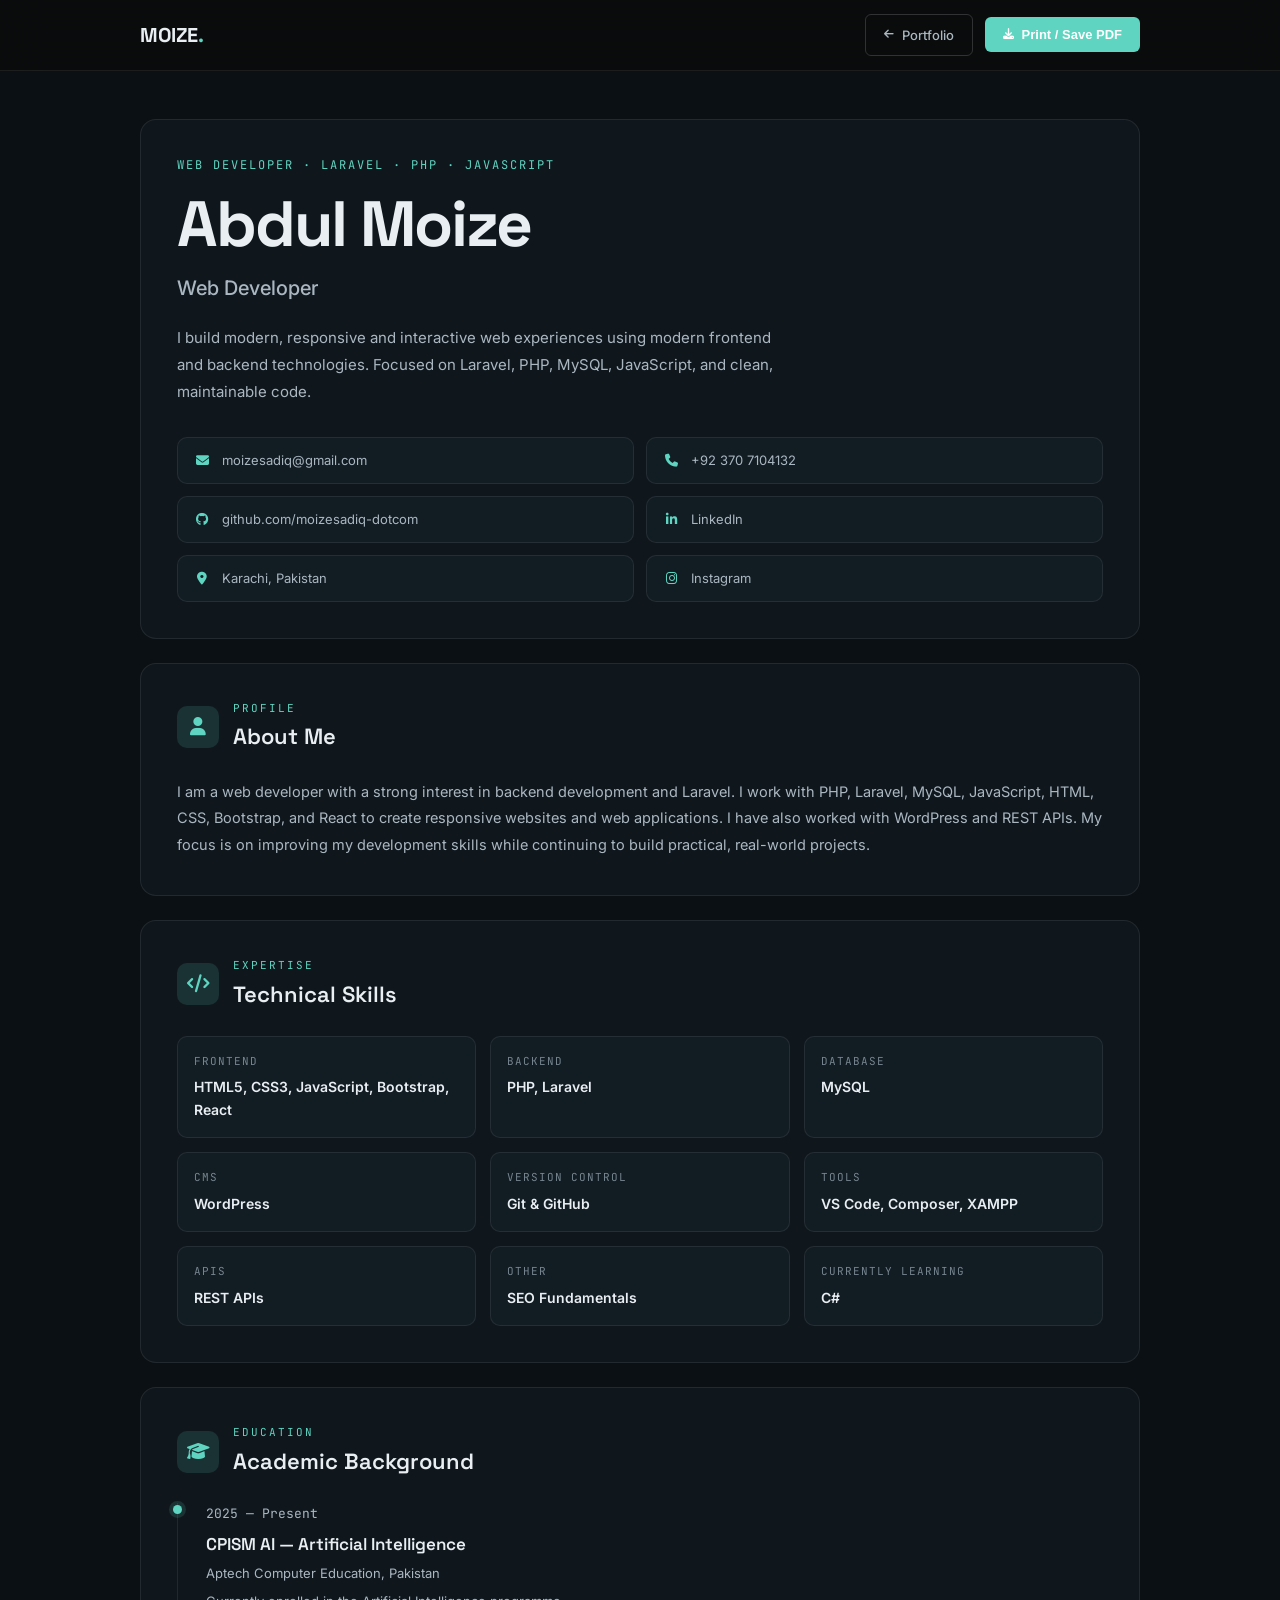
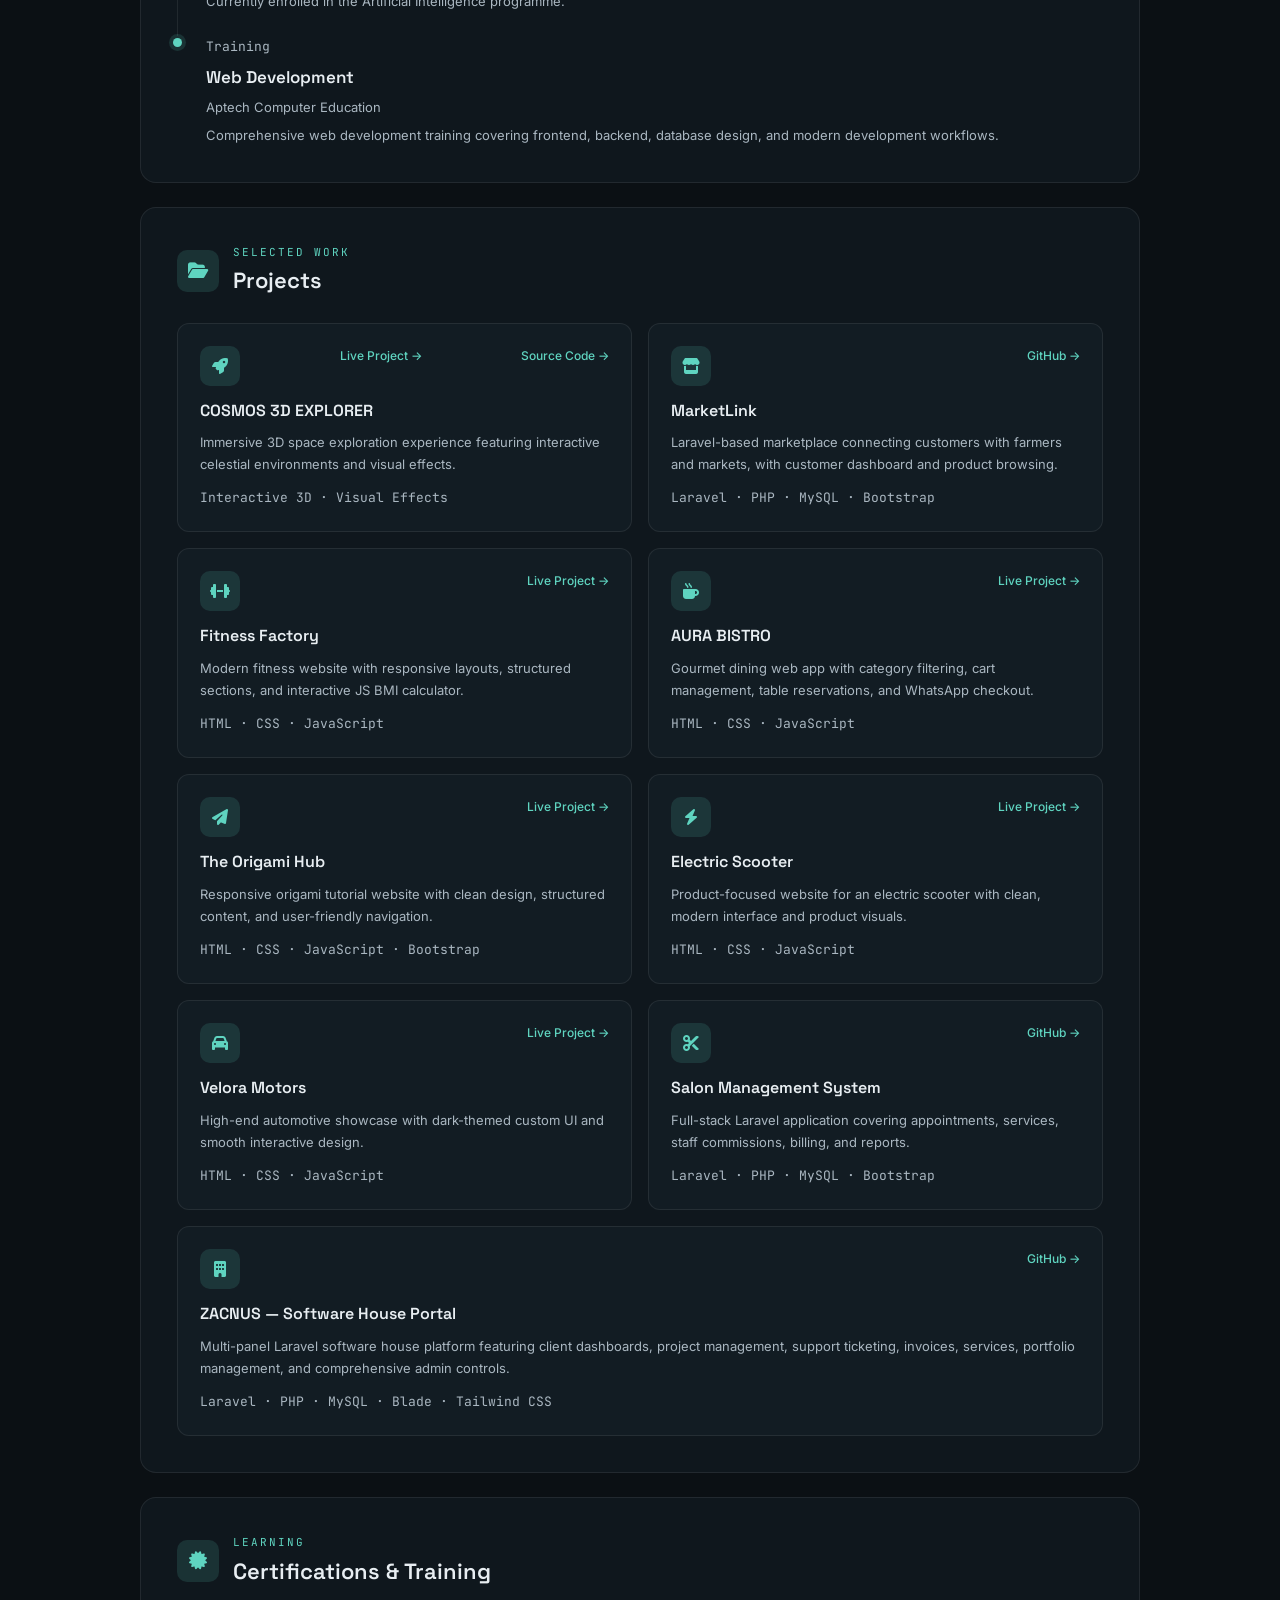
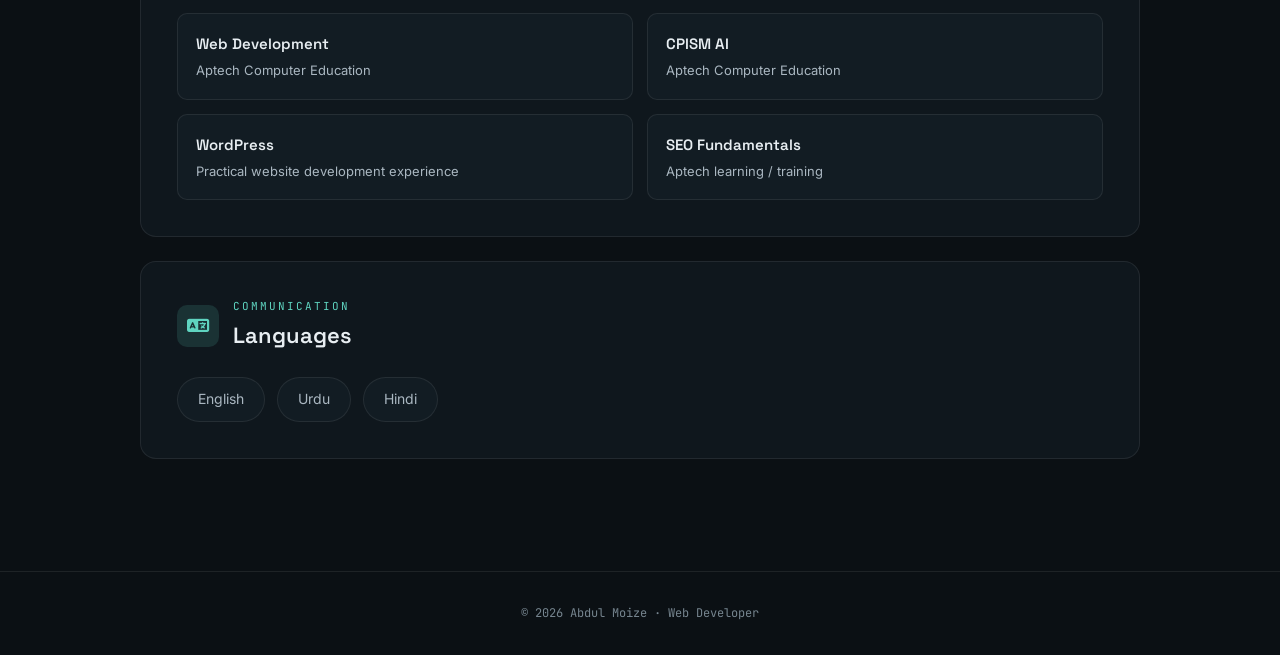
<file: resume.html>
<!DOCTYPE html>
<html lang="en">
<head>
    <meta charset="UTF-8">
    <meta name="viewport" content="width=device-width, initial-scale=1.0">
    <title>Abdul Moize — Resume</title>
    <meta name="description" content="Resume of Abdul Moize — Web Developer specializing in Laravel, PHP, JavaScript, and full-stack web development.">
    <meta name="author" content="Abdul Moize">
    <meta name="theme-color" content="#0b1014">

    <link rel="preconnect" href="https://fonts.googleapis.com">
    <link rel="preconnect" href="https://fonts.gstatic.com" crossorigin>
    <link href="https://fonts.googleapis.com/css2?family=Space+Grotesk:wght@400;500;600;700&family=Inter:wght@300;400;500;600;700&family=JetBrains+Mono:wght@400;500&display=swap" rel="stylesheet">
    <link rel="stylesheet" href="https://cdnjs.cloudflare.com/ajax/libs/font-awesome/6.7.2/css/all.min.css">

    <style>
        :root {
            --bg: #0b1014;
            --bg-elevated: #0f171d;
            --bg-card: #121c23;
            --line: rgba(255, 255, 255, 0.08);
            --line-hover: rgba(255, 255, 255, 0.16);
            --text: #e8eef2;
            --text-muted: #aab7c1;
            --text-dim: #76858f;
            --accent: #5fd4c0;
            --accent-hover: #7fe3d1;
            --accent-dim: rgba(95, 212, 192, 0.14);
            --font-display: 'Space Grotesk', sans-serif;
            --font-body: 'Inter', sans-serif;
            --font-mono: 'JetBrains Mono', monospace;
            --ease: cubic-bezier(0.16, 1, 0.3, 1);
        }

        * { margin: 0; padding: 0; box-sizing: border-box; }

        body {
            background: var(--bg);
            color: var(--text);
            font-family: var(--font-body);
            line-height: 1.6;
            -webkit-font-smoothing: antialiased;
        }

        h1, h2, h3, h4 { font-family: var(--font-display); }
        .font-mono { font-family: var(--font-mono); }
        a { color: inherit; text-decoration: none; }
        ::selection { background: var(--accent); color: var(--bg); }
        ::-webkit-scrollbar { width: 8px; }
        ::-webkit-scrollbar-track { background: var(--bg); }
        ::-webkit-scrollbar-thumb { background: #2a2a30; border-radius: 4px; }

        .container { width: min(1000px, calc(100% - 48px)); margin: 0 auto; }

        /* Nav */
        .resume-nav {
            position: sticky; top: 0; z-index: 50;
            background: rgba(10,10,11,0.8);
            backdrop-filter: blur(20px);
            border-bottom: 1px solid var(--line);
        }
        .resume-nav-inner {
            min-height: 70px;
            display: flex; align-items: center; justify-content: space-between;
        }
        .brand {
            font-family: var(--font-display);
            font-size: 20px; font-weight: 700;
            letter-spacing: -0.5px;
        }
        .brand .dot { color: var(--accent); }
        .nav-actions { display: flex; gap: 12px; align-items: center; }
        .nav-link-back {
            display: inline-flex; align-items: center; gap: 8px;
            padding: 10px 18px; border: 1px solid var(--line-hover);
            border-radius: 6px; font-size: 13px; font-weight: 500;
            color: var(--text-muted); transition: 0.25s;
        }
        .nav-link-back:hover { color: var(--text); border-color: var(--text-muted); }
        .nav-print-btn {
            display: inline-flex; align-items: center; gap: 8px;
            padding: 10px 18px; background: var(--accent);
            color: #fff; border-radius: 6px; font-size: 13px;
            font-weight: 600; transition: 0.25s; cursor: pointer;
            border: none;
        }
        .nav-print-btn:hover { background: var(--accent-hover); transform: translateY(-2px); }

        /* Layout */
        main { padding: 48px 0 64px; }

        .resume-card {
            background: var(--bg-elevated);
            border: 1px solid var(--line);
            border-radius: 16px;
            padding: 36px;
            margin-bottom: 24px;
            transition: border-color 0.3s;
        }
        .resume-card:hover { border-color: var(--line-hover); }

        .card-head {
            display: flex; align-items: center; gap: 14px;
            margin-bottom: 24px;
        }
        .card-head-icon {
            width: 42px; height: 42px;
            display: grid; place-items: center;
            background: var(--accent-dim);
            color: var(--accent);
            border-radius: 10px;
            font-size: 18px;
        }
        .card-head .label {
            font-family: var(--font-mono);
            font-size: 11px;
            color: var(--accent);
            letter-spacing: 2px;
            text-transform: uppercase;
            margin-bottom: 2px;
        }
        .card-head h2 { font-size: 22px; font-weight: 600; }

        /* Header */
        .resume-header {
            display: flex; flex-direction: column; gap: 32px;
        }
        .header-tag {
            font-family: var(--font-mono);
            font-size: 12px; letter-spacing: 2px;
            color: var(--accent); text-transform: uppercase;
            margin-bottom: 16px;
        }
        .resume-header h1 {
            font-size: clamp(40px, 6vw, 64px);
            font-weight: 700; letter-spacing: -2px;
            line-height: 1.05; margin-bottom: 14px;
        }
        .resume-header .role {
            font-size: 20px; color: var(--text-muted);
            font-weight: 500; margin-bottom: 20px;
        }
        .resume-header .intro {
            color: var(--text-muted); font-size: 15px;
            line-height: 1.8; max-width: 600px;
        }

        .contact-grid {
            display: grid;
            grid-template-columns: repeat(2, 1fr);
            gap: 12px;
        }
        .contact-pill {
            display: flex; align-items: center; gap: 12px;
            padding: 12px 16px;
            background: var(--bg-card);
            border: 1px solid var(--line);
            border-radius: 10px;
            font-size: 13px; color: var(--text-muted);
            transition: 0.25s;
            overflow-wrap: anywhere;
        }
        .contact-pill:hover { border-color: var(--accent); color: var(--text); }
        .contact-pill i { color: var(--accent); width: 16px; text-align: center; }

        .about-text {
            color: var(--text-muted); font-size: 14.5px;
            line-height: 1.85;
        }

        /* Skills */
        .skills-grid {
            display: grid;
            grid-template-columns: repeat(3, 1fr);
            gap: 14px;
        }
        .skill-pill {
            background: var(--bg-card);
            border: 1px solid var(--line);
            border-radius: 10px;
            padding: 16px;
            transition: 0.25s;
        }
        .skill-pill:hover { border-color: var(--accent); transform: translateY(-3px); }
        .skill-pill .cat {
            font-family: var(--font-mono);
            font-size: 11px; color: var(--text-dim);
            margin-bottom: 6px; text-transform: uppercase;
            letter-spacing: 1px;
        }
        .skill-pill .tech { font-size: 14px; font-weight: 600; color: var(--text); }

        /* Education / Timeline */
        .timeline-item {
            position: relative;
            padding-left: 28px;
            padding-bottom: 24px;
            border-left: 1px solid var(--line);
        }
        .timeline-item:last-child { border-left-color: transparent; padding-bottom: 0; }
        .timeline-item::before {
            content: ""; position: absolute;
            left: -5px; top: 2px;
            width: 9px; height: 9px; border-radius: 50%;
            background: var(--accent);
            box-shadow: 0 0 0 4px var(--accent-dim);
        }
        .ti-date { font-family: var(--font-mono); font-size: 12px; color: var(--accent); margin-bottom: 6px; }
        .timeline-item h3 { font-size: 17px; font-weight: 600; margin-bottom: 4px; }
        .ti-sub { color: var(--text-dim); font-size: 13px; margin-bottom: 6px; }
        .timeline-item p { color: var(--text-muted); font-size: 13px; line-height: 1.7; }

        /* Projects */
        .proj-grid {
            display: grid; grid-template-columns: 1fr 1fr;
            gap: 16px;
        }
        .proj-card {
            background: var(--bg-card);
            border: 1px solid var(--line);
            border-radius: 12px;
            padding: 22px;
            transition: 0.3s var(--ease);
        }
        .proj-card:hover { border-color: var(--accent); transform: translateY(-3px); }
        .proj-card.wide { grid-column: span 2; }
        .proj-top {
            display: flex; justify-content: space-between;
            align-items: flex-start; gap: 12px; margin-bottom: 12px;
        }
        .proj-icon {
            width: 40px; height: 40px; border-radius: 10px;
            background: var(--accent-dim); color: var(--accent);
            display: grid; place-items: center; font-size: 16px;
        }
        .proj-link { font-size: 12px; color: var(--accent); font-weight: 500; }
        .proj-link:hover { color: var(--accent-hover); }
        .proj-card h3 { font-size: 16px; font-weight: 600; margin-bottom: 8px; }
        .proj-card p { font-size: 13px; color: var(--text-muted); line-height: 1.7; }
        .proj-tech {
            font-family: var(--font-mono); font-size: 11px;
            color: var(--text-dim); margin-top: 12px;
        }

        /* Certs */
        .cert-grid { display: grid; grid-template-columns: 1fr 1fr; gap: 14px; }
        .cert-card {
            background: var(--bg-card);
            border: 1px solid var(--line);
            border-radius: 10px; padding: 18px;
            transition: 0.25s;
        }
        .cert-card:hover { border-color: var(--accent); }
        .cert-card h3 { font-size: 15px; font-weight: 600; margin-bottom: 4px; }
        .cert-card p { font-size: 13px; color: var(--text-muted); }

        /* Languages */
        .lang-pills { display: flex; flex-wrap: wrap; gap: 12px; }
        .lang-pill {
            padding: 10px 20px;
            background: var(--bg-card);
            border: 1px solid var(--line);
            border-radius: 50px;
            font-size: 14px; color: var(--text-muted);
            transition: 0.25s;
        }
        .lang-pill:hover { border-color: var(--accent); color: var(--text); }

        /* Footer */
        .resume-footer {
            text-align: center; padding: 32px 0;
            border-top: 1px solid var(--line);
            margin-top: 24px;
        }
        .resume-footer p {
            font-family: var(--font-mono); font-size: 12px;
            color: var(--text-dim);
        }

        /* Responsive */
        @media (max-width: 700px) {
            .contact-grid, .skills-grid, .proj-grid, .cert-grid { grid-template-columns: 1fr; }
            .proj-card.wide { grid-column: span 1; }
            .resume-card { padding: 24px; }
            .resume-header h1 { font-size: 40px; }
        }

        /* Print */
        @media print {
            body { background: white !important; color: #111 !important; }
            .resume-nav, .resume-footer { display: none !important; }
            .resume-card {
                background: white !important;
                border: 1px solid #ddd !important;
                box-shadow: none !important;
                break-inside: avoid;
            }
            .resume-header h1, .resume-header .role, .card-head h2,
            .timeline-item h3, .proj-card h3, .cert-card h3, .skill-pill .tech, .brand {
                color: #111 !important;
            }
            .resume-header .intro, .about-text, .proj-card p, .cert-card p,
            .timeline-item p, .skill-pill .cat, .contact-pill, .lang-pill, .ti-sub {
                color: #555 !important;
            }
            .card-head-icon, .proj-icon { background: #f0f0f0 !important; color: var(--accent) !important; }
            .header-tag, .card-head .label, .ti-date { color: var(--accent) !important; }
        }
    </style>
</head>
<body>

    <nav class="resume-nav no-print">
        <div class="container resume-nav-inner">
            <a href="index.html" class="brand">MOIZE<span class="dot">.</span></a>
            <div class="nav-actions">
                <a href="index.html" class="nav-link-back">
                    <i class="fas fa-arrow-left" style="font-size:11px;"></i> Portfolio
                </a>
                <button onclick="window.print()" class="nav-print-btn">
                    <i class="fas fa-download" style="font-size:11px;"></i> Print / Save PDF
                </button>
            </div>
        </div>
    </nav>

    <main class="container">

        <!-- Header -->
        <section class="resume-card">
            <div class="resume-header">
                <div>
                    <p class="header-tag">Web Developer · Laravel · PHP · JavaScript</p>
                    <h1>Abdul Moize</h1>
                    <p class="role">Web Developer</p>
                    <p class="intro">
                        I build modern, responsive and interactive web experiences using modern frontend and backend technologies. Focused on Laravel, PHP, MySQL, JavaScript, and clean, maintainable code.
                    </p>
                </div>
                <div class="contact-grid">
                    <a href="mailto:moizesadiq@gmail.com" class="contact-pill">
                        <i class="fas fa-envelope"></i> moizesadiq@gmail.com
                    </a>
                    <a href="tel:+923707104132" class="contact-pill">
                        <i class="fas fa-phone"></i> +92 370 7104132
                    </a>
                    <a href="https://github.com/moizesadiq-dotcom" target="_blank" rel="noopener noreferrer" class="contact-pill">
                        <i class="fab fa-github"></i> github.com/moizesadiq-dotcom
                    </a>
                    <a href="https://www.linkedin.com/in/moize-sadiq-31220b3a0" target="_blank" rel="noopener noreferrer" class="contact-pill">
                        <i class="fab fa-linkedin-in"></i> LinkedIn
                    </a>
                    <div class="contact-pill">
                        <i class="fas fa-location-dot"></i> Karachi, Pakistan
                    </div>
                    <a href="https://www.instagram.com/ab.moize/" target="_blank" rel="noopener noreferrer" class="contact-pill">
                        <i class="fab fa-instagram"></i> Instagram
                    </a>
                </div>
            </div>
        </section>

        <!-- About -->
        <section class="resume-card">
            <div class="card-head">
                <div class="card-head-icon"><i class="fas fa-user"></i></div>
                <div>
                    <p class="label">Profile</p>
                    <h2>About Me</h2>
                </div>
            </div>
            <p class="about-text">
                I am a web developer with a strong interest in backend development and Laravel. I work with PHP, Laravel, MySQL, JavaScript, HTML, CSS, Bootstrap, and React to create responsive websites and web applications. I have also worked with WordPress and REST APIs. My focus is on improving my development skills while continuing to build practical, real-world projects.
            </p>
        </section>

        <!-- Skills -->
        <section class="resume-card">
            <div class="card-head">
                <div class="card-head-icon"><i class="fas fa-code"></i></div>
                <div>
                    <p class="label">Expertise</p>
                    <h2>Technical Skills</h2>
                </div>
            </div>
            <div class="skills-grid">
                <div class="skill-pill"><p class="cat">Frontend</p><p class="tech">HTML5, CSS3, JavaScript, Bootstrap, React</p></div>
                <div class="skill-pill"><p class="cat">Backend</p><p class="tech">PHP, Laravel</p></div>
                <div class="skill-pill"><p class="cat">Database</p><p class="tech">MySQL</p></div>
                <div class="skill-pill"><p class="cat">CMS</p><p class="tech">WordPress</p></div>
                <div class="skill-pill"><p class="cat">Version Control</p><p class="tech">Git & GitHub</p></div>
                <div class="skill-pill"><p class="cat">Tools</p><p class="tech">VS Code, Composer, XAMPP</p></div>
                <div class="skill-pill"><p class="cat">APIs</p><p class="tech">REST APIs</p></div>
                <div class="skill-pill"><p class="cat">Other</p><p class="tech">SEO Fundamentals</p></div>
                <div class="skill-pill"><p class="cat">Currently Learning</p><p class="tech">C#</p></div>
            </div>
        </section>

        <!-- Education -->
        <section class="resume-card">
            <div class="card-head">
                <div class="card-head-icon"><i class="fas fa-graduation-cap"></i></div>
                <div>
                    <p class="label">Education</p>
                    <h2>Academic Background</h2>
                </div>
            </div>
            <div class="timeline-item">
                <p class="ti-date">2025 — Present</p>
                <h3>CPISM AI — Artificial Intelligence</h3>
                <p class="ti-sub">Aptech Computer Education, Pakistan</p>
                <p>Currently enrolled in the Artificial Intelligence programme.</p>
            </div>
            <div class="timeline-item">
                <p class="ti-date">Training</p>
                <h3>Web Development</h3>
                <p class="ti-sub">Aptech Computer Education</p>
                <p>Comprehensive web development training covering frontend, backend, database design, and modern development workflows.</p>
            </div>
        </section>

        <!-- Projects -->
        <section class="resume-card">
            <div class="card-head">
                <div class="card-head-icon"><i class="fas fa-folder-open"></i></div>
                <div>
                    <p class="label">Selected Work</p>
                    <h2>Projects</h2>
                </div>
            </div>
            <div class="proj-grid">
                <div class="proj-card">
                    <div class="proj-top">
                        <div class="proj-icon"><i class="fas fa-rocket"></i></div>
                        <a href="https://cosmos-3-d-explorer.vercel.app" target="_blank" rel="noopener noreferrer" class="proj-link">Live Project →</a>
                        <a href="https://moizesadiq-dotcom.github.io/COSMOS-3D-EXPLORER/" target="_blank" rel="noopener noreferrer" class="proj-link">Source Code →</a>
                    </div>
                    <h3>COSMOS 3D EXPLORER</h3>
                    <p>Immersive 3D space exploration experience featuring interactive celestial environments and visual effects.</p>
                    <p class="proj-tech">Interactive 3D · Visual Effects</p>
                </div>
                <div class="proj-card">
                    <div class="proj-top">
                        <div class="proj-icon"><i class="fas fa-store"></i></div>
                        <a href="https://github.com/moizesadiq-dotcom" target="_blank" rel="noopener noreferrer" class="proj-link">GitHub →</a>
                    </div>
                    <h3>MarketLink</h3>
                    <p>Laravel-based marketplace connecting customers with farmers and markets, with customer dashboard and product browsing.</p>
                    <p class="proj-tech">Laravel · PHP · MySQL · Bootstrap</p>
                </div>
                <div class="proj-card">
                    <div class="proj-top">
                        <div class="proj-icon"><i class="fas fa-dumbbell"></i></div>
                        <a href="https://moizesadiq-dotcom.github.io/fitness-factory/" target="_blank" rel="noopener noreferrer" class="proj-link">Live Project →</a>
                    </div>
                    <h3>Fitness Factory</h3>
                    <p>Modern fitness website with responsive layouts, structured sections, and interactive JS BMI calculator.</p>
                    <p class="proj-tech">HTML · CSS · JavaScript</p>
                </div>
                <div class="proj-card">
                    <div class="proj-top">
                        <div class="proj-icon"><i class="fas fa-mug-hot"></i></div>
                        <a href="https://moizesadiq-dotcom.github.io/AURA-BISTRO-Gourmet-Dining-Ordering-Web-App/" target="_blank" rel="noopener noreferrer" class="proj-link">Live Project →</a>
                    </div>
                    <h3>AURA BISTRO</h3>
                    <p>Gourmet dining web app with category filtering, cart management, table reservations, and WhatsApp checkout.</p>
                    <p class="proj-tech">HTML · CSS · JavaScript</p>
                </div>
                <div class="proj-card">
                    <div class="proj-top">
                        <div class="proj-icon"><i class="fas fa-paper-plane"></i></div>
                        <a href="https://moizesadiq-dotcom.github.io/the-origami-hub/" target="_blank" rel="noopener noreferrer" class="proj-link">Live Project →</a>
                    </div>
                    <h3>The Origami Hub</h3>
                    <p>Responsive origami tutorial website with clean design, structured content, and user-friendly navigation.</p>
                    <p class="proj-tech">HTML · CSS · JavaScript · Bootstrap</p>
                </div>
                <div class="proj-card">
                    <div class="proj-top">
                        <div class="proj-icon"><i class="fas fa-bolt"></i></div>
                        <a href="https://moizesadiq-dotcom.github.io/electric-scooter/" target="_blank" rel="noopener noreferrer" class="proj-link">Live Project →</a>
                    </div>
                    <h3>Electric Scooter</h3>
                    <p>Product-focused website for an electric scooter with clean, modern interface and product visuals.</p>
                    <p class="proj-tech">HTML · CSS · JavaScript</p>
                </div>
                <div class="proj-card">
                    <div class="proj-top">
                        <div class="proj-icon"><i class="fas fa-car"></i></div>
                        <a href="https://moizesadiq-dotcom.github.io/velora-motors/" target="_blank" rel="noopener noreferrer" class="proj-link">Live Project →</a>
                    </div>
                    <h3>Velora Motors</h3>
                    <p>High-end automotive showcase with dark-themed custom UI and smooth interactive design.</p>
                    <p class="proj-tech">HTML · CSS · JavaScript</p>
                </div>
                <div class="proj-card">
                    <div class="proj-top">
                        <div class="proj-icon"><i class="fas fa-scissors"></i></div>
                        <a href="https://github.com/moizesadiq-dotcom/salon-management-system" target="_blank" rel="noopener noreferrer" class="proj-link">GitHub →</a>
                    </div>
                    <h3>Salon Management System</h3>
                    <p>Full-stack Laravel application covering appointments, services, staff commissions, billing, and reports.</p>
                    <p class="proj-tech">Laravel · PHP · MySQL · Bootstrap</p>
                </div>
                <div class="proj-card wide">
                    <div class="proj-top">
                        <div class="proj-icon"><i class="fas fa-building"></i></div>
                        <a href="https://github.com/moizesadiq-dotcom" target="_blank" rel="noopener noreferrer" class="proj-link">GitHub →</a>
                    </div>
                    <h3>ZACNUS — Software House Portal</h3>
                    <p>Multi-panel Laravel software house platform featuring client dashboards, project management, support ticketing, invoices, services, portfolio management, and comprehensive admin controls.</p>
                    <p class="proj-tech">Laravel · PHP · MySQL · Blade · Tailwind CSS</p>
                </div>
            </div>
        </section>

        <!-- Certifications -->
        <section class="resume-card">
            <div class="card-head">
                <div class="card-head-icon"><i class="fas fa-certificate"></i></div>
                <div>
                    <p class="label">Learning</p>
                    <h2>Certifications & Training</h2>
                </div>
            </div>
            <div class="cert-grid">
                <div class="cert-card">
                    <h3>Web Development</h3>
                    <p>Aptech Computer Education</p>
                </div>
                <div class="cert-card">
                    <h3>CPISM AI</h3>
                    <p>Aptech Computer Education</p>
                </div>
                <div class="cert-card">
                    <h3>WordPress</h3>
                    <p>Practical website development experience</p>
                </div>
                <div class="cert-card">
                    <h3>SEO Fundamentals</h3>
                    <p>Aptech learning / training</p>
                </div>
            </div>
        </section>

        <!-- Languages -->
        <section class="resume-card">
            <div class="card-head">
                <div class="card-head-icon"><i class="fas fa-language"></i></div>
                <div>
                    <p class="label">Communication</p>
                    <h2>Languages</h2>
                </div>
            </div>
            <div class="lang-pills">
                <span class="lang-pill">English</span>
                <span class="lang-pill">Urdu</span>
                <span class="lang-pill">Hindi</span>
            </div>
        </section>

    </main>

    <footer class="resume-footer">
        <p>&copy; <span id="year"></span> Abdul Moize · Web Developer</p>
    </footer>

    <script>
        document.getElementById('year').textContent = new Date().getFullYear();
    </script>
</body>
</html>
</file>
